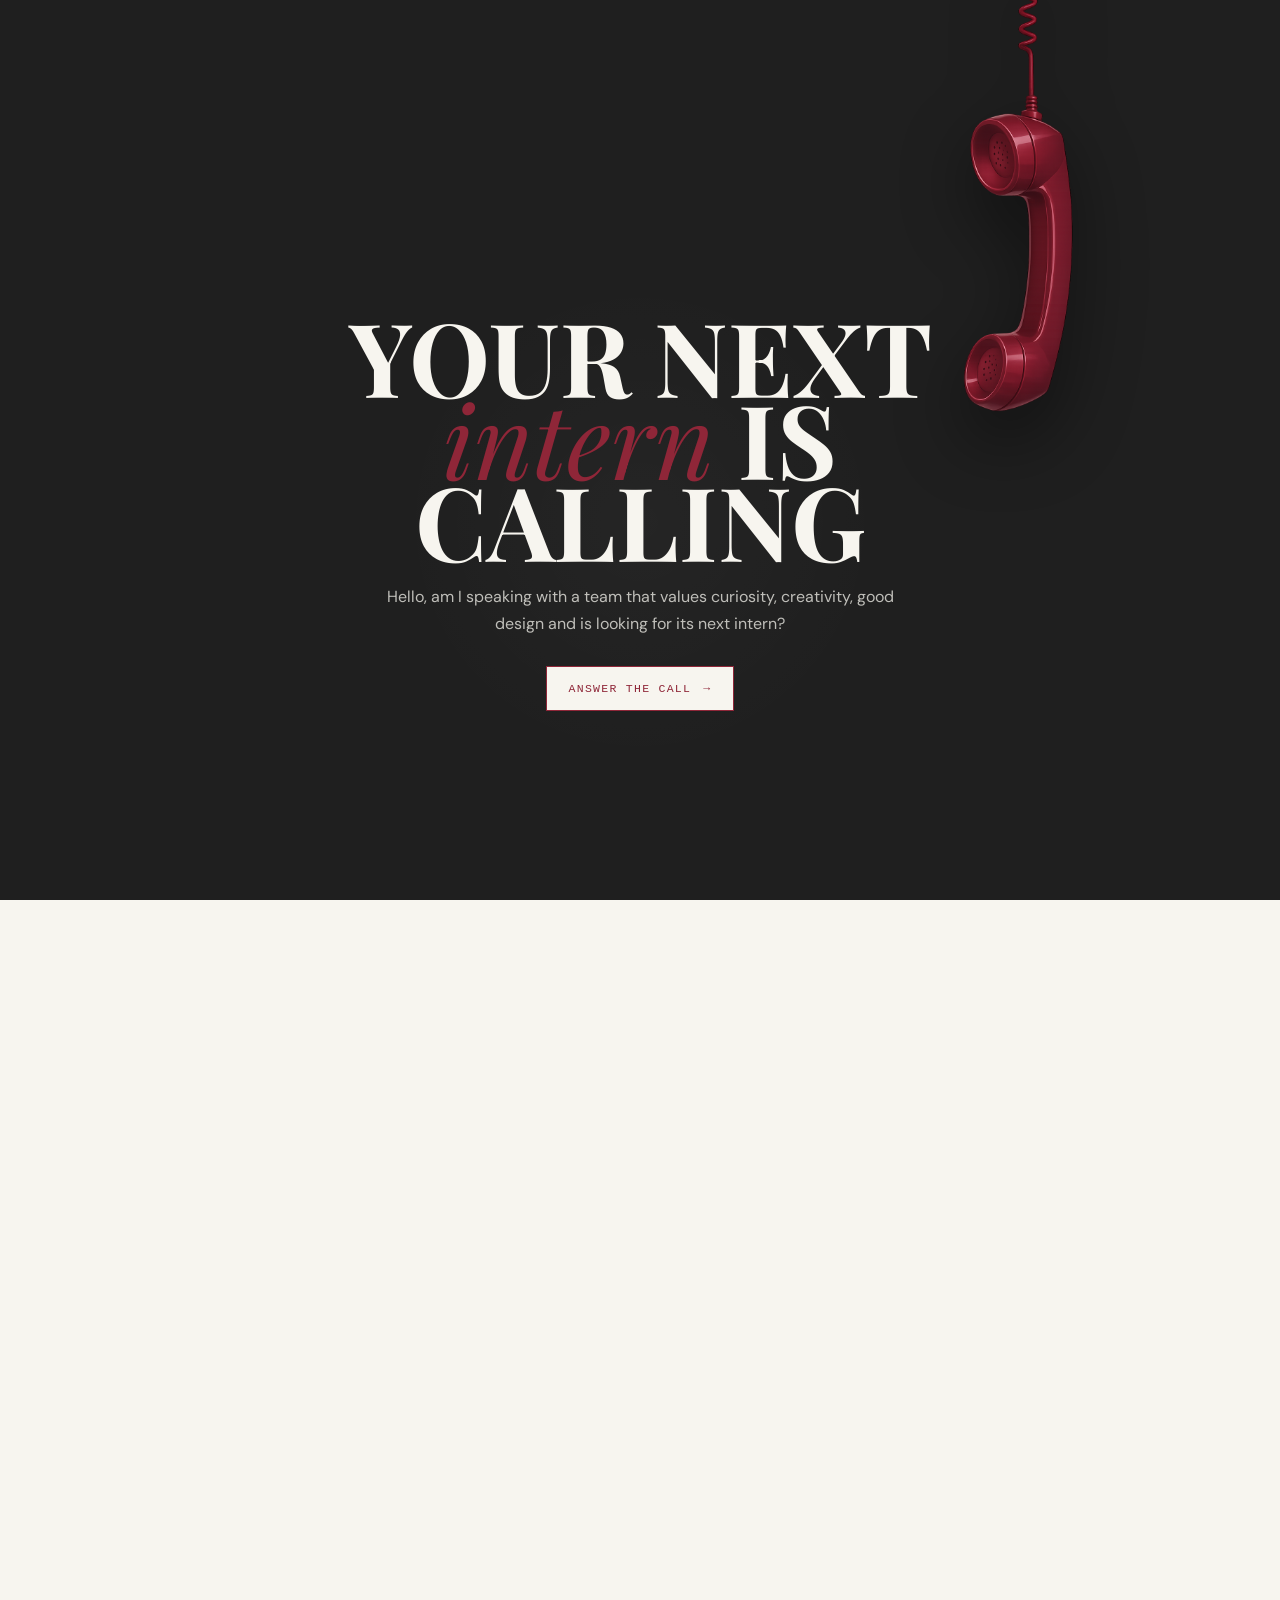
<file: index.html>
<!doctype html>
<html lang="en">
  <head>
    <meta charset="UTF-8" />
    <meta name="viewport" content="width=device-width, initial-scale=1.0" />
    <title>Floortje Rijnaars Portfolio</title>
    <link rel="preconnect" href="https://fonts.googleapis.com" />
    <link rel="preconnect" href="https://fonts.gstatic.com" crossorigin />
    <link href="https://fonts.googleapis.com/css2?family=DM+Sans:wght@400;500;700;800&family=Playfair+Display:ital,wght@0,400;0,700;1,400;1,700&display=swap" rel="stylesheet" />
    <link rel="stylesheet" href="css/style.css" />
  </head>
  <body>
    <div class="intro" id="intro" aria-label="Opening call">
      <div class="intro__phone-wrap">
        <img class="intro__phone" src="assets/images/hero/phone-intro.png" alt="" />
        <span class="ring ring--one"></span>
        <span class="ring ring--two"></span>
        <span class="ring ring--three"></span>
      </div>
      <div class="intro__copy">
        <h1>Your next <em>intern</em> is calling</h1>
        <p>Hello, am I speaking with a team that values curiosity, creativity, good design and is looking for its next intern?</p>
        <button class="intro__button" type="button" id="answerCall">Answer the call <span>&rarr;</span></button>
      </div>
      <div class="connection" aria-hidden="true">Connection established</div>
    </div>

    <div class="site-shell" id="siteShell">
      <header class="nav">
        <a class="nav__brand" href="#home" aria-label="Floortje Rijnaars home">
          <img src="assets/logo/logo.svg" alt="Floortje Rijnaars" />
        </a>
        <nav class="nav__links" aria-label="Primary navigation">
          <a href="#work">Selected work</a>
          <a href="#about">About</a>
          <a href="#beyond">Beyond the portfolio</a>
          <a href="#contact">Contact</a>
        </nav>
      </header>

      <main>
        <section class="hero section-light" id="home">
          <div class="hero__text reveal">
            <h2>Your<br />next<br /><em>intern</em><br />is calling.</h2>
            <div class="hero__actions">
              <a class="button button--dark" href="#work">View projects</a>
              <a class="text-link" href="#about">About Me &darr;</a>
            </div>
          </div>
          <div class="hero__media reveal">
            <div class="portrait-card" tabindex="0">
              <div class="portrait-card__inner">
                <img class="portrait-card__side" src="assets/images/hero/portrait-front.jpg" alt="Floortje Rijnaars holding a red phone" />
                <img class="portrait-card__side portrait-card__side--back" src="assets/images/hero/portrait-front.jpg" alt="Floortje Rijnaars portrait alternate" />
              </div>
            </div>
            <article class="incoming-card">
              <div class="incoming-card__status">&#9742; Incoming call... <span></span></div>
              <p>Hello, am I speaking with a team that values curiosity, creativity, good design and is looking for its next intern?</p>
              <p>If so, my name is Floortje, and I'd love to continue the conversation.</p>
              <div class="incoming-card__meta">
                <div><small>CMD student</small><strong>1st year</strong></div>
                <div><small>Available</small><strong>Sept 2027</strong></div>
                <div><small>School</small><strong>THUAS</strong></div>
              </div>
            </article>
          </div>
        </section>

        <section class="work section-dark" id="work">
          <div class="section-heading section-heading--dark reveal">
            <p class="section-number">&sect;02</p>
            <h2>Selected work</h2>
            <p>A selection of projects that reflect how I think, create and solve problems through design.</p>
          </div>
          <div class="carousel-wrap reveal">
            <button class="carousel-arrow carousel-arrow--prev" type="button" aria-label="Previous project">&larr;</button>
            <div class="project-carousel" id="projectCarousel">
              <a class="project-card" href="pages/project-davids.html" aria-label="Open Davids Hoveniersbedrijf project">
                <div class="project-card__media">
                  <img src="assets/images/projects/davids/project-davids.jpg" alt="Davids Hoveniersbedrijf website preview" />
                  <span class="project-card__number">01</span>
                </div>
                <div class="project-card__body">
                  <div class="project-card__time">11:30 AM <span>✓✓</span></div>
                  <h3>Davids Hoveniersbedrijf</h3>
                  <div class="tags"><span>UX Design</span><span>Branding</span><span>Web Design</span></div>
                  <p>A professional website designed to showcase craftsmanship, build trust and help potential clients easily explore gardening services.</p>
                  <span class="project-card__link">Take a look <span></span></span>
                </div>
              </a>
              <a class="project-card" href="pages/project-choukoud.html" aria-label="Open Choukoud Gym project">
                <div class="project-card__media">
                  <img src="assets/images/projects/choukoud/project-choukoud.jpg" alt="Choukoud Gym website preview" />
                  <span class="project-card__number">02</span>
                </div>
                <div class="project-card__body">
                  <div class="project-card__time">11:30 AM <span>✓✓</span></div>
                  <h3>Choukoud Gym</h3>
                  <div class="tags"><span>UI/UX Design</span><span>Website Redesign</span></div>
                  <p>A complete redesign for a local kickboxing gym focused on improving accessibility, trust and member conversion through a clear user journey and modern visual identity.</p>
                  <span class="project-card__link">Take a look <span></span></span>
                </div>
              </a>
              <a class="project-card" href="pages/project-lifeline.html" aria-label="Open LifeLine project">
                <div class="project-card__media">
                  <img src="assets/images/projects/lifeline/project-lifelines.jpg" alt="LifeLine game preview" />
                  <span class="project-card__number">03</span>
                </div>
                <div class="project-card__body">
                  <div class="project-card__time">11:30 AM <span>✓✓</span></div>
                  <h3>LifeLine</h3>
                  <div class="tags"><span>UX Design</span><span>Game Design</span></div>
                  <p>A hybrid board game that combines physical gameplay and digital interaction to build empathy between influencers and anti-influencers.</p>
                  <span class="project-card__link">Take a look <span></span></span>
                </div>
              </a>
            </div>
            <button class="carousel-arrow carousel-arrow--next" type="button" aria-label="Next project">&rarr;</button>
          </div>
        </section>

        <section class="about section-light" id="about">
          <div class="phone-profile reveal">
            <div class="phone-profile__speaker"></div>
            <img src="assets/images/about/about-photo2.jpg" alt="Floortje Rijnaars" />
            <h3>Floortje Rijnaars</h3>
            <dl>
              <dt>Role:</dt><dd>CMD student</dd>
              <dt>School:</dt><dd>The Hague University of Applied Sciences</dd>
              <dt>Status:</dt><dd>Available for internship</dd>
              <dt>Availability:</dt><dd> From September 2027</dd>
            </dl>
          </div>
          <div class="about__copy reveal">
            <p class="section-number">&sect;03</p>
            <h2>The person<br />behind the<br /><em>call</em> <span>.</span></h2>
            <p>I'm a CMD student driven by curiosity, creativity and a passion for meaningful design. I enjoy exploring ideas, asking questions and transforming insights into visual experiences that communicate clearly and leave a lasting impression.</p>
            <p>For me design is more than creating something that looks good, it's about creating something that connects.</p>
            <p> Outside of design, I enjoy travelling, discovering new places and finding inspiration in everyday experiences. I am someone who likes to stay curious, meet new people and continuously challenge myself to learn and grow, both personally and professionally.</p>
            <p>My core values are clarity, personality, growth and curiosity. These values influence the way I approach design challenges, collaborate with others and continue developing as a designer.</p>
          </div>
        </section>

        <section class="beyond section-light" id="beyond">
          <div class="section-heading reveal">
            <p class="section-number">&sect;04</p>
            <h2>Beyond The<br /><em>Portfolio</em></h2>
            <p>Beyond projects and pixels, discover the mindset, tools and qualities that shape the way I design.</p>
          </div>
          <div class="poll-grid reveal">
            <article class="poll-card">
              <div class="poll-card__top"><span>&star;</span><strong>Skills</strong><small>10:30 ✓✓</small></div>
              <h3>What I do best?</h3>
              <div class="poll-row" data-value="89"><span>UX Research</span><b>89%</b><i></i></div>
              <div class="poll-row" data-value="86"><span>Interface Design</span><b>86%</b><i></i></div>
              <div class="poll-row" data-value="92"><span>Visual Storytelling</span><b>92%</b><i></i></div>
              <div class="poll-row" data-value="84"><span>Prototyping</span><b>84%</b><i></i></div>
              <div class="poll-row" data-value="88"><span>Editorial Design</span><b>88%</b><i></i></div>
            </article>
            <article class="poll-card">
              <div class="poll-card__top"><span>&#8984;</span><strong>Tools</strong><small>10:30 ✓✓</small></div>
              <h3>My daily toolkit?</h3>
              <div class="poll-row" data-value="95"><span>Figma</span><b>95%</b><i></i></div>
              <div class="poll-row" data-value="88"><span>Canva</span><b>88%</b><i></i></div>
              <div class="poll-row" data-value="82"><span>Visual Studio Code</span><b>82%</b><i></i></div>
              <div class="poll-row" data-value="75"><span>Adobe Photoshop</span><b>75%</b><i></i></div>
              <div class="poll-row" data-value="68"><span>Adobe Illustrator</span><b>68%</b><i></i></div>
            </article>
            <article class="poll-card">
              <div class="poll-card__top"><span>&hearts;</span><strong>Traits</strong><small>10:30 ✓✓</small></div>
              <h3>How I work?</h3>
              <div class="poll-row" data-value="96"><span>Curious</span><b>96%</b><i></i></div>
              <div class="poll-row" data-value="91"><span>Creative</span><b>91%</b><i></i></div>
              <div class="poll-row" data-value="84"><span>Analytical</span><b>84%</b><i></i></div>
              <div class="poll-row" data-value="87"><span>Detail-Oriented</span><b>87%</b><i></i></div>
              <div class="poll-row" data-value="82"><span>Empathetic</span><b>82%</b><i></i></div>
            </article>
          </div>
        </section>

        <section class="contact section-dark" id="contact">
          <div class="contact__copy reveal">
            <p class="section-number">&sect;05</p>
            <h2>Pick up<br /><em>the call.</em></h2>
            <p>Looking for an intern who is curious, creative and eager to learn?</p>
            <p>Let's continue the conversation.</p>
            <a class="button button--outline" href="mailto:Frijnaars@gmail.com">&#9742; Contact me</a>
          </div>
          <address class="contact-list reveal">
            <div><span>E-mail</span><a href="mailto:Frijnaars@gmail.com">Frijnaars@gmail.com</a></div>
            <div><span>LinkedIn</span><a href="#">Floortje Rijnaars</a></div>
            <div><span>Phone number</span><a href="tel:+31633100088">(+31) 6 331 00 088</a></div>
          </address>
          <img class="contact__phone" src="assets/images/hero/phone-intro.png" alt="" />
        </section>
      </main>
    </div>

    <script src="js/script.js"></script>
  </body>
</html>
</file>
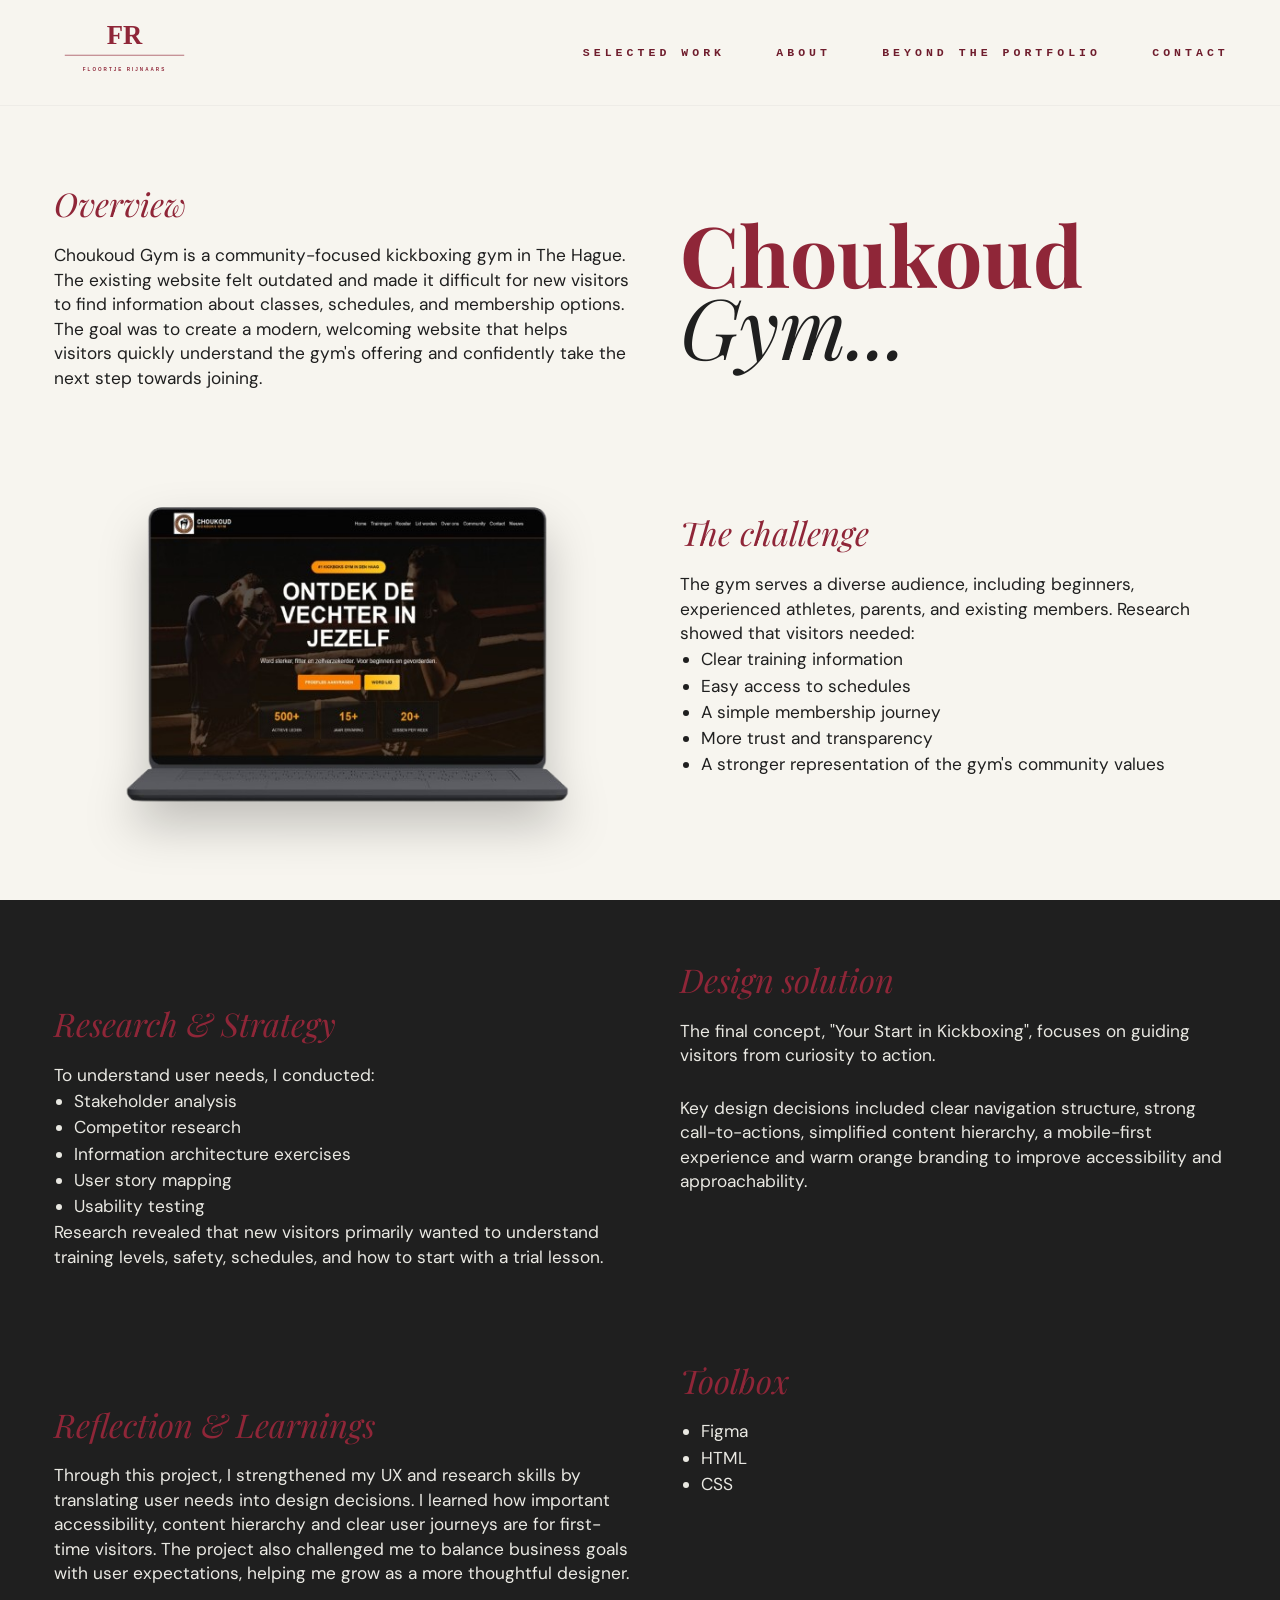
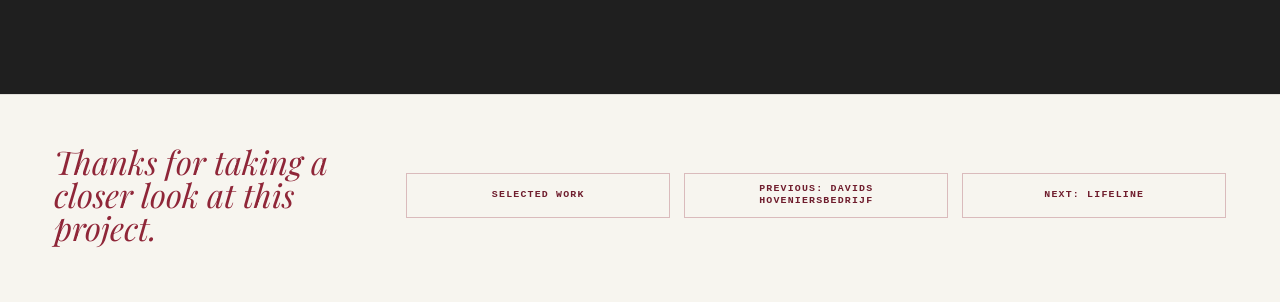
<file: pages/project-choukoud.html>
<!doctype html>
<html lang="en">
  <head>
    <meta charset="UTF-8" />
    <meta name="viewport" content="width=device-width, initial-scale=1.0" />
    <title>Choukoud Gym | Floortje Rijnaars</title>
    <link rel="preconnect" href="https://fonts.googleapis.com" />
    <link rel="preconnect" href="https://fonts.gstatic.com" crossorigin />
    <link href="https://fonts.googleapis.com/css2?family=DM+Sans:wght@400;500;700;800&family=Playfair+Display:ital,wght@0,400;0,700;1,400;1,700&display=swap" rel="stylesheet" />
    <link rel="stylesheet" href="../css/style.css" />
  </head>
  <body class="project-page">
    <header class="nav nav--solid">
      <a class="nav__brand" href="../index.html#work"><img src="../assets/logo/logo.svg" alt="Floortje Rijnaars" /></a>
      <nav class="nav__links" aria-label="Project navigation">
        <a href="../index.html#work">Selected work</a>
        <a href="../index.html#about">About</a>
        <a href="../index.html#beyond">Beyond the portfolio</a>
        <a href="../index.html#contact">Contact</a>
      </nav>
    </header>

    <main class="case-study">
      <section class="case-hero">
        <div class="case-copy">
          <h2 class="case-kicker">Overview</h2>
          <p>Choukoud Gym is a community-focused kickboxing gym in The Hague. The existing website felt outdated and made it difficult for new visitors to find information about classes, schedules, and membership options. The goal was to create a modern, welcoming website that helps visitors quickly understand the gym's offering and confidently take the next step towards joining.</p>
        </div>
        <div class="case-copy">
          <h1 class="case-title">Choukoud<br /><em>Gym...</em></h1>
        </div>
        <div class="case-visual case-visual--choukoud">
          <img class="case-device case-device--overlap" src="../assets/images/projects/choukoud/case-choukoud-overview-2.png" alt="Choukoud Gym desktop website presentation" />
        </div>
        <div class="case-copy">
          <h2>The challenge</h2>
          <p>The gym serves a diverse audience, including beginners, experienced athletes, parents, and existing members. Research showed that visitors needed:</p>
          <ul class="case-list">
            <li>Clear training information</li>
            <li>Easy access to schedules</li>
            <li>A simple membership journey</li>
            <li>More trust and transparency</li>
            <li>A stronger representation of the gym's community values</li>
          </ul>
        </div>
      </section>

      <section class="case-section case-section--dark">
        <div class="case-copy">
          <h2>Research &amp; Strategy</h2>
          <p>To understand user needs, I conducted:</p>
          <ul class="case-list">
            <li>Stakeholder analysis</li>
            <li>Competitor research</li>
            <li>Information architecture exercises</li>
            <li>User story mapping</li>
            <li>Usability testing</li>
          </ul>
          <p>Research revealed that new visitors primarily wanted to understand training levels, safety, schedules, and how to start with a trial lesson.</p>
        </div>
        <div class="case-copy case-copy--solution">
          <h2>Design solution</h2>
          <p>The final concept, "Your Start in Kickboxing", focuses on guiding visitors from curiosity to action.</p>
          <p>Key design decisions included clear navigation structure, strong call-to-actions, simplified content hierarchy, a mobile-first experience and warm orange branding to improve accessibility and approachability.</p>
        </div>
        <div class="case-copy">
          <h2>Reflection &amp; Learnings</h2>
          <p>Through this project, I strengthened my UX and research skills by translating user needs into design decisions. I learned how important accessibility, content hierarchy and clear user journeys are for first-time visitors. The project also challenged me to balance business goals with user expectations, helping me grow as a more thoughtful designer.</p>
        </div>
        <div class="case-copy case-copy--toolbox">
          <h2>Toolbox</h2>
          <ul class="case-list">
            <li>Figma</li>
            <li>HTML</li>
            <li>CSS</li>
          </ul>
        </div>
      </section>

      <section class="case-ending">
        <p>Thanks for taking a closer look at this project.</p>
        <div class="case-ending__links">
          <a href="../index.html#work">Selected work</a>
          <a href="project-davids.html">Previous: Davids Hoveniersbedrijf</a>
          <a href="project-lifeline.html">Next: LifeLine</a>
        </div>
      </section>
    </main>
    <script src="../js/script.js"></script>
  </body>
</html>
</file>
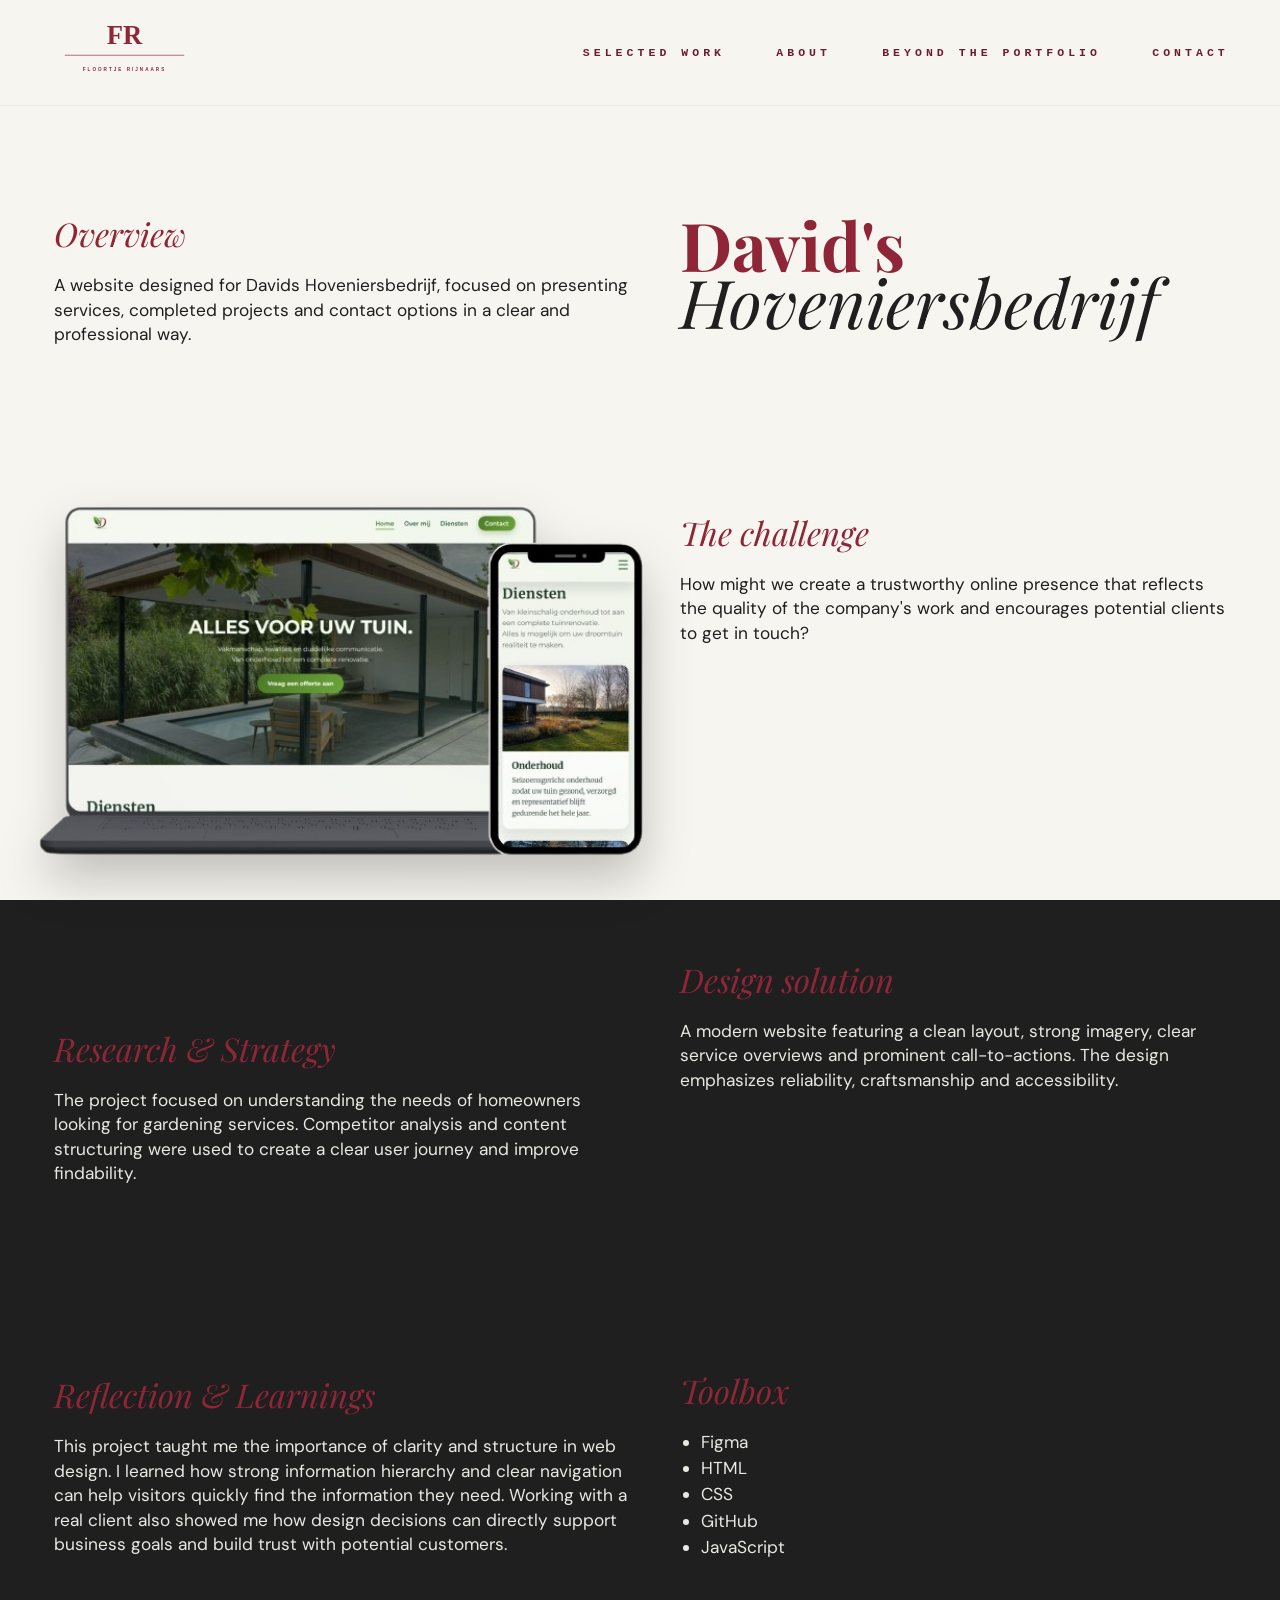
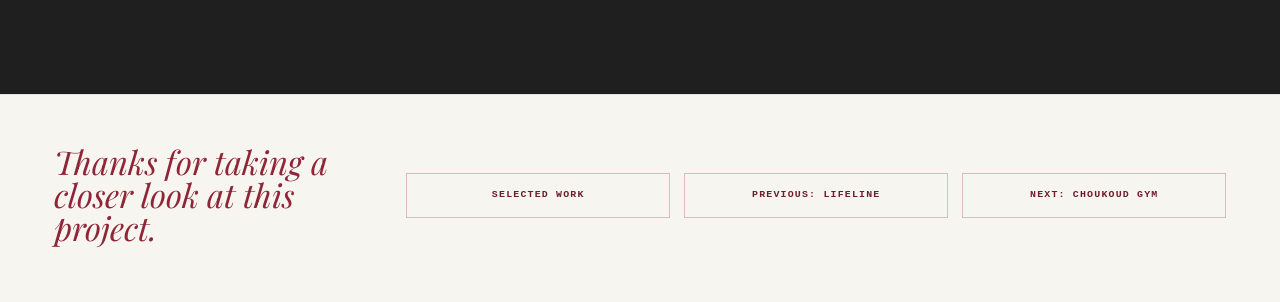
<file: pages/project-davids.html>
<!doctype html>
<html lang="en">
  <head>
    <meta charset="UTF-8" />
    <meta name="viewport" content="width=device-width, initial-scale=1.0" />
    <title>Davids Hoveniersbedrijf | Floortje Rijnaars</title>
    <link rel="preconnect" href="https://fonts.googleapis.com" />
    <link rel="preconnect" href="https://fonts.gstatic.com" crossorigin />
    <link href="https://fonts.googleapis.com/css2?family=DM+Sans:wght@400;500;700;800&family=Playfair+Display:ital,wght@0,400;0,700;1,400;1,700&display=swap" rel="stylesheet" />
    <link rel="stylesheet" href="../css/style.css" />
  </head>
  <body class="project-page">
    <header class="nav nav--solid">
      <a class="nav__brand" href="../index.html#work"><img src="../assets/logo/logo.svg" alt="Floortje Rijnaars" /></a>
      <nav class="nav__links" aria-label="Project navigation">
        <a href="../index.html#work">Selected work</a>
        <a href="../index.html#about">About</a>
        <a href="../index.html#beyond">Beyond the portfolio</a>
        <a href="../index.html#contact">Contact</a>
      </nav>
    </header>

    <main class="case-study">
      <section class="case-hero case-hero--davids">
        <div class="case-copy">
          <h2 class="case-kicker">Overview</h2>
          <p>A website designed for Davids Hoveniersbedrijf, focused on presenting services, completed projects and contact options in a clear and professional way.</p>
        </div>
        <div class="case-copy">
          <h1 class="case-title">David's<br /><em>Hoveniersbedrijf</em></h1>
        </div>
        <div class="case-visual case-visual--davids">
          <img class="case-device case-device--overlap" src="../assets/images/projects/davids/case-davids-overview-2.png" alt="Davids Hoveniersbedrijf desktop and mobile website presentation" />
        </div>
        <div class="case-copy">
          <h2>The challenge</h2>
          <p>How might we create a trustworthy online presence that reflects the quality of the company's work and encourages potential clients to get in touch?</p>
        </div>
      </section>

      <section class="case-section case-section--dark">
        <div class="case-copy">
          <h2>Research &amp; Strategy</h2>
          <p>The project focused on understanding the needs of homeowners looking for gardening services. Competitor analysis and content structuring were used to create a clear user journey and improve findability.</p>
        </div>
        <div class="case-copy case-copy--solution">
          <h2>Design solution</h2>
          <p>A modern website featuring a clean layout, strong imagery, clear service overviews and prominent call-to-actions. The design emphasizes reliability, craftsmanship and accessibility.</p>
        </div>
        <div class="case-copy">
          <h2>Reflection &amp; Learnings</h2>
          <p>This project taught me the importance of clarity and structure in web design. I learned how strong information hierarchy and clear navigation can help visitors quickly find the information they need. Working with a real client also showed me how design decisions can directly support business goals and build trust with potential customers.</p>
        </div>
        <div class="case-copy">
          <h2>Toolbox</h2>
          <ul class="case-list">
            <li>Figma</li>
            <li>HTML</li>
            <li>CSS</li>
            <li>GitHub</li>
            <li>JavaScript</li>
          </ul>
        </div>
      </section>

      <section class="case-ending">
        <p>Thanks for taking a closer look at this project.</p>
        <div class="case-ending__links">
          <a href="../index.html#work">Selected work</a>
          <a href="project-lifeline.html">Previous: LifeLine</a>
          <a href="project-choukoud.html">Next: Choukoud Gym</a>
        </div>
      </section>
    </main>
    <script src="../js/script.js"></script>
  </body>
</html>
</file>
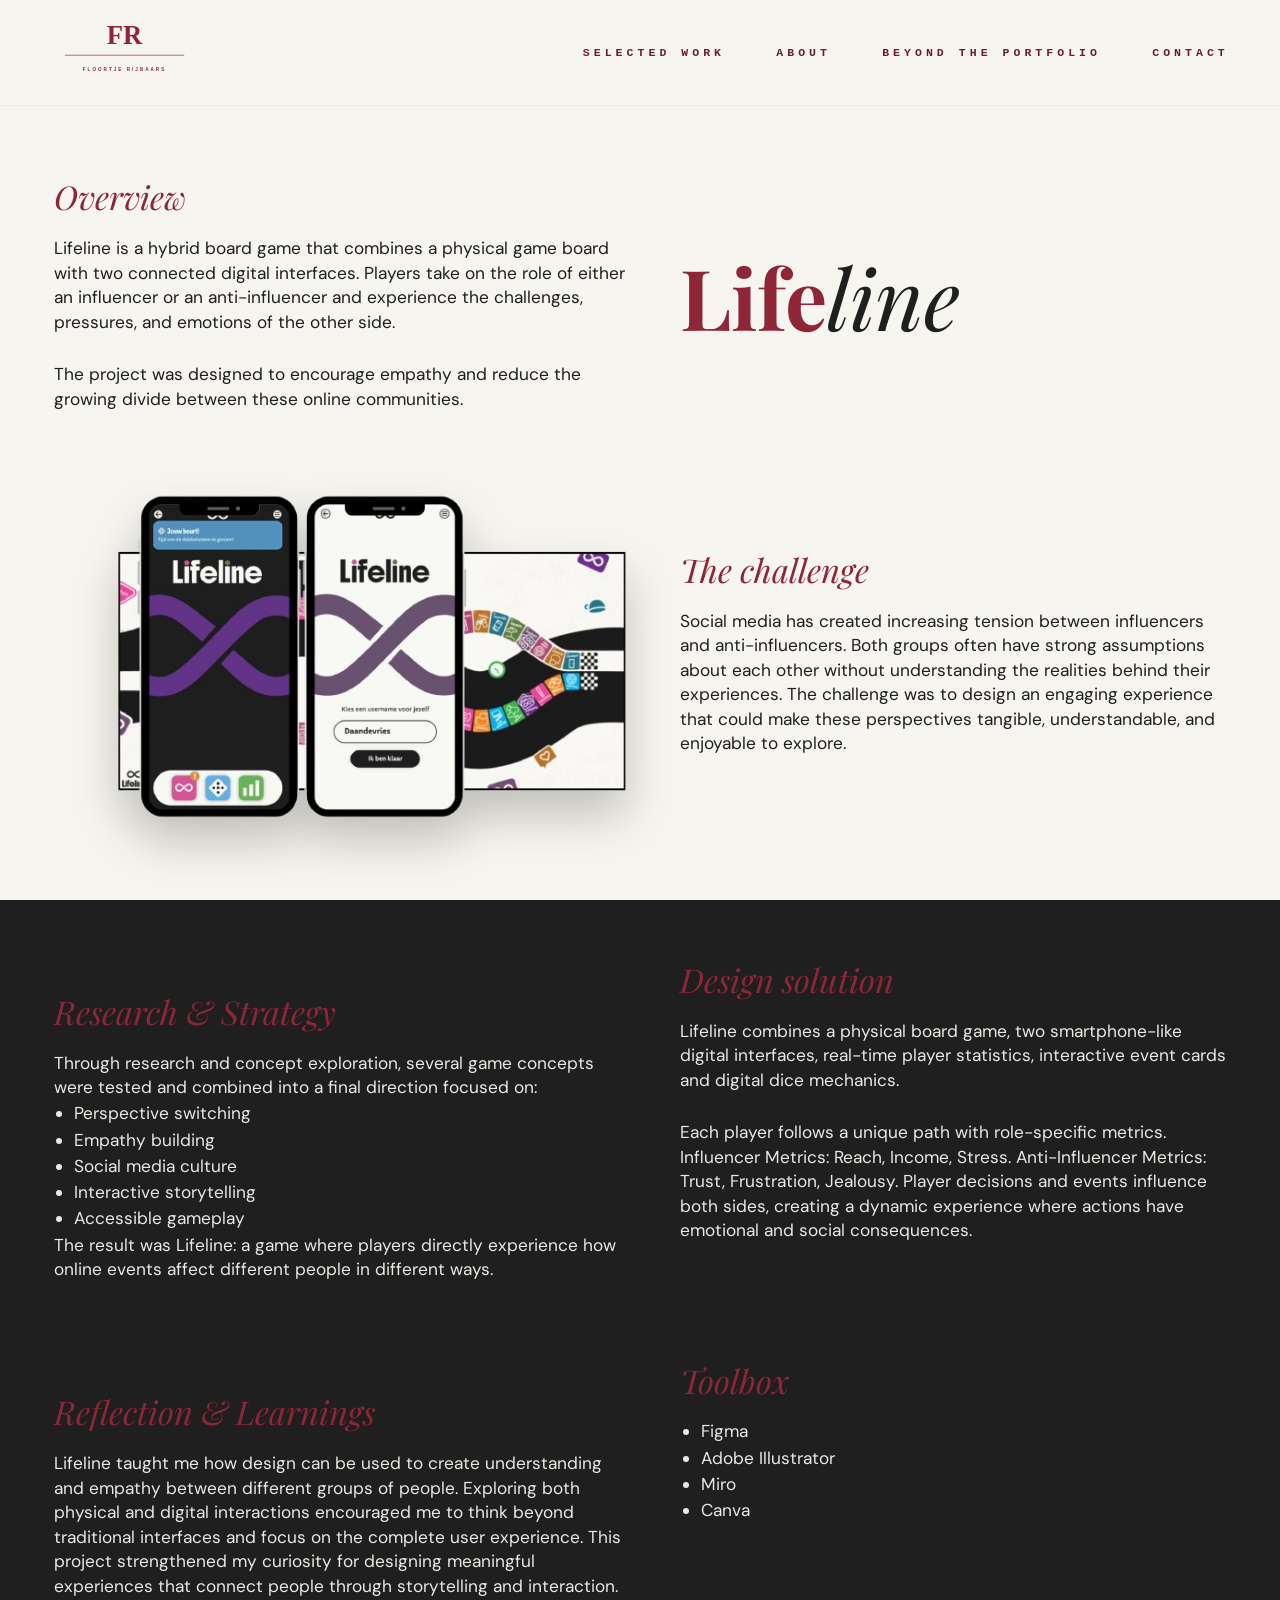
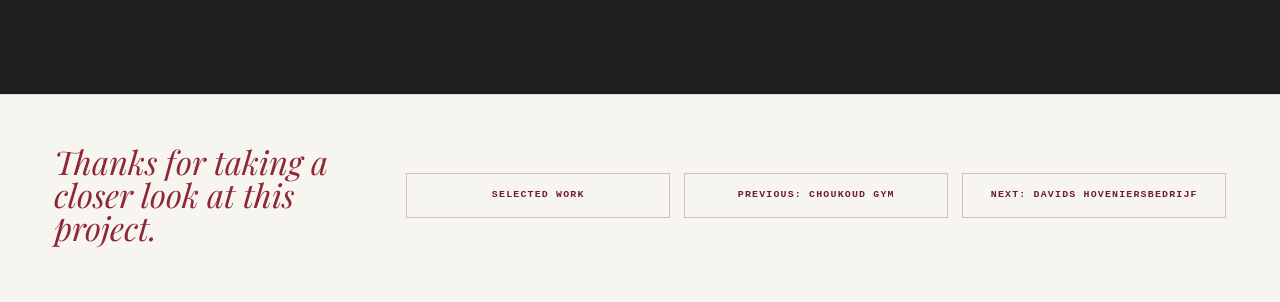
<file: pages/project-lifeline.html>
<!doctype html>
<html lang="en">
  <head>
    <meta charset="UTF-8" />
    <meta name="viewport" content="width=device-width, initial-scale=1.0" />
    <title>LifeLine | Floortje Rijnaars</title>
    <link rel="preconnect" href="https://fonts.googleapis.com" />
    <link rel="preconnect" href="https://fonts.gstatic.com" crossorigin />
    <link href="https://fonts.googleapis.com/css2?family=DM+Sans:wght@400;500;700;800&family=Playfair+Display:ital,wght@0,400;0,700;1,400;1,700&display=swap" rel="stylesheet" />
    <link rel="stylesheet" href="../css/style.css" />
  </head>
  <body class="project-page">
    <header class="nav nav--solid">
      <a class="nav__brand" href="../index.html#work"><img src="../assets/logo/logo.svg" alt="Floortje Rijnaars" /></a>
      <nav class="nav__links" aria-label="Project navigation">
        <a href="../index.html#work">Selected work</a>
        <a href="../index.html#about">About</a>
        <a href="../index.html#beyond">Beyond the portfolio</a>
        <a href="../index.html#contact">Contact</a>
      </nav>
    </header>

    <main class="case-study">
      <section class="case-hero">
        <div class="case-copy">
          <h2 class="case-kicker">Overview</h2>
          <p>Lifeline is a hybrid board game that combines a physical game board with two connected digital interfaces. Players take on the role of either an influencer or an anti-influencer and experience the challenges, pressures, and emotions of the other side.</p>
          <p>The project was designed to encourage empathy and reduce the growing divide between these online communities.</p>
        </div>
        <div class="case-copy">
          <h1 class="case-title">Life<em>line</em></h1>
        </div>
        <div class="case-visual case-visual--lifeline">
          <img class="case-device case-device--overlap" src="../assets/images/projects/lifeline/case-lifeline-overview-2.png" alt="Lifeline mobile screens and board game presentation" />
        </div>
        <div class="case-copy">
          <h2>The challenge</h2>
          <p>Social media has created increasing tension between influencers and anti-influencers. Both groups often have strong assumptions about each other without understanding the realities behind their experiences. The challenge was to design an engaging experience that could make these perspectives tangible, understandable, and enjoyable to explore.</p>
        </div>
      </section>

      <section class="case-section case-section--dark">
        <div class="case-copy">
          <h2>Research &amp; Strategy</h2>
          <p>Through research and concept exploration, several game concepts were tested and combined into a final direction focused on:</p>
          <ul class="case-list">
            <li>Perspective switching</li>
            <li>Empathy building</li>
            <li>Social media culture</li>
            <li>Interactive storytelling</li>
            <li>Accessible gameplay</li>
          </ul>
          <p>The result was Lifeline: a game where players directly experience how online events affect different people in different ways.</p>
        </div>
        <div class="case-copy case-copy--solution">
          <h2>Design solution</h2>
          <p>Lifeline combines a physical board game, two smartphone-like digital interfaces, real-time player statistics, interactive event cards and digital dice mechanics.</p>
          <p>Each player follows a unique path with role-specific metrics. Influencer Metrics: Reach, Income, Stress. Anti-Influencer Metrics: Trust, Frustration, Jealousy. Player decisions and events influence both sides, creating a dynamic experience where actions have emotional and social consequences.</p>
        </div>
        <div class="case-copy">
          <h2>Reflection &amp; Learnings</h2>
          <p>Lifeline taught me how design can be used to create understanding and empathy between different groups of people. Exploring both physical and digital interactions encouraged me to think beyond traditional interfaces and focus on the complete user experience. This project strengthened my curiosity for designing meaningful experiences that connect people through storytelling and interaction.</p>
        </div>
        <div class="case-copy case-copy--toolbox">
          <h2>Toolbox</h2>
          <ul class="case-list">
            <li>Figma</li>
            <li>Adobe Illustrator</li>
            <li>Miro</li>
            <li>Canva</li>
          </ul>
        </div>
      </section>

      <section class="case-ending">
        <p>Thanks for taking a closer look at this project.</p>
        <div class="case-ending__links">
          <a href="../index.html#work">Selected work</a>
          <a href="project-choukoud.html">Previous: Choukoud Gym</a>
          <a href="project-davids.html">Next: Davids Hoveniersbedrijf</a>
        </div>
      </section>
    </main>
    <script src="../js/script.js"></script>
  </body>
</html>
</file>
<file: css/style.css>
:root {
  --off-white: #f7f5ef;
  --warm-beige: #eadfce;
  --suede: #d1aa9f;
  --bordeaux: #8f2638;
  --bordeaux-dark: #6f1d2d;
  --charcoal: #1f1f1f;
  --muted: #8f8a82;
  --line: rgba(31, 31, 31, 0.12);
  --serif: "Playfair Display", Georgia, "Times New Roman", serif;
  --sans: "DM Sans", Inter, Arial, sans-serif;
  --mono: "Courier New", monospace;
}

@property --progress {
  syntax: "<percentage>";
  inherits: false;
  initial-value: 0%;
}

* { box-sizing: border-box; }
html { scroll-behavior: smooth; }
body {
  margin: 0;
  background: var(--off-white);
  color: var(--charcoal);
  font-family: var(--sans);
  overflow-x: hidden;
}

a { color: inherit; text-decoration: none; }
img { display: block; max-width: 100%; }
button { font: inherit; }

.intro {
  position: fixed;
  inset: 0;
  z-index: 100;
  display: grid;
  place-items: center;
  overflow: hidden;
  background: #1f1f1f;
  color: var(--off-white);
  transition: transform 1.2s cubic-bezier(.76, 0, .24, 1), opacity .8s ease;
}

.intro::before {
  content: "";
  position: absolute;
  inset: 30% 25% 14%;
  background: radial-gradient(circle, rgba(255,255,255,.06), transparent 60%);
  opacity: .45;
}

.intro__phone-wrap {
  position: absolute;
  top: -7vh;
  right: 8vw;
  width: min(28vw, 420px);
  transform-origin: 50% 0;
  animation: swing 5.4s ease-in-out infinite;
}

.intro__phone {
  width: 100%;
  filter: drop-shadow(0 30px 35px rgba(0,0,0,.45));
}

.ring {
  position: absolute;
  top: 46%;
  left: 20%;
  width: 86px;
  aspect-ratio: 1;
  border: 1px solid var(--bordeaux);
  border-radius: 50%;
  opacity: 0;
  transform: scale(.3);
}

.intro.connecting .ring { animation: signal 1.15s ease-out infinite; }
.intro.connecting .ring--two { animation-delay: .18s; }
.intro.connecting .ring--three { animation-delay: .36s; }

.intro__copy {
  position: relative;
  width: min(860px, 90vw);
  text-align: center;
  transform: translateY(7vh);
}

.intro__copy h1 {
  margin: 0 auto 22px;
  max-width: 780px;
  font-family: var(--serif);
  font-size: clamp(4.2rem, 8vw, 8.7rem);
  line-height: .8;
  text-transform: uppercase;
  text-wrap: balance;
}

.intro__copy em,
.hero em,
.about em,
.beyond em,
.contact em,
.section-heading em {
  color: var(--bordeaux);
  font-style: italic;
  font-weight: 400;
  text-transform: none;
}

.intro__copy p {
  max-width: 540px;
  margin: 0 auto 28px;
  color: rgba(247,245,239,.74);
  font-size: 1rem;
  line-height: 1.7;
}

.intro__button,
.button {
  display: inline-flex;
  align-items: center;
  justify-content: center;
  gap: 12px;
  min-height: 56px;
  padding: 0 28px;
  border: 1px solid currentColor;
  cursor: pointer;
  font-family: var(--mono);
  font-size: .9rem;
  letter-spacing: .11em;
  text-transform: uppercase;
  transition: transform .25s ease, background .25s ease, color .25s ease, box-shadow .25s ease;
}

.intro__button {
  background: var(--off-white);
  color: var(--bordeaux);
}

.intro__button:hover,
.button:hover { transform: translateY(-2px); }

.connection {
  position: absolute;
  bottom: 9vh;
  font-family: var(--mono);
  letter-spacing: .24em;
  text-transform: uppercase;
  color: rgba(247,245,239,.45);
  opacity: 0;
  transform: translateY(16px);
}

.intro.connecting .intro__phone-wrap {
  animation-play-state: paused;
  transform: scale(1.08) rotate(0deg);
  transition: transform .7s cubic-bezier(.2, .8, .2, 1);
}

.intro.connecting .connection {
  opacity: 1;
  transform: translateY(0);
  transition: .55s ease .35s;
}

.intro.is-open {
  pointer-events: none;
  opacity: 0;
  transform: scale(1.18);
}

.site-shell {
  opacity: 0;
  transform: scale(.975);
  transition: opacity .7s ease, transform 1s cubic-bezier(.2, .8, .2, 1);
}

body.connected .site-shell {
  opacity: 1;
  transform: scale(1);
}

.nav {
  position: sticky;
  top: 0;
  z-index: 50;
  height: 132px;
  display: grid;
  grid-template-columns: 320px 1fr;
  align-items: center;
  padding: 0 4vw;
  background: rgba(247,245,239,.9);
  backdrop-filter: blur(18px);
  border-bottom: 1px solid rgba(31,31,31,.04);
}

.nav--solid { background: var(--off-white); }
.nav__brand img { width: 184px; }
.nav__links {
  display: flex;
  justify-content: flex-end;
  gap: clamp(42px, 5vw, 88px);
  color: var(--bordeaux-dark);
  font-family: var(--mono);
  font-size: .9rem;
  font-weight: 700;
  letter-spacing: .35em;
  text-transform: uppercase;
}

.nav__links a {
  position: relative;
  padding: 10px 0;
}

.nav__links a::after {
  content: "";
  position: absolute;
  left: 0;
  right: .35em;
  bottom: 0;
  height: 1px;
  background: currentColor;
  transform: scaleX(0);
  transform-origin: left;
  transition: transform .25s ease;
}

.nav__links a:hover::after,
.nav__links a.active::after { transform: scaleX(1); }

.section-light { background: var(--off-white); }
.section-dark { background: var(--charcoal); color: var(--off-white); }

.hero {
  min-height: calc(100vh - 142px);
  display: grid;
  grid-template-columns: .95fr 1fr;
  gap: 7vw;
  align-items: center;
  padding: 28px 2.2vw 34px 7.2vw;
  scroll-margin-top: 140px;
}

.hero__text h2 {
  margin: 0;
  font-family: var(--serif);
  font-size: clamp(4.9rem, 8vw, 9.5rem);
  line-height: .86;
  letter-spacing: 0;
}

.hero__actions {
  display: flex;
  align-items: center;
  gap: 20px;
  margin-top: 58px;
}

.button--dark {
  background: #050505;
  color: var(--off-white);
  border-color: #050505;
}

.button--outline {
  width: min(410px, 100%);
  color: var(--off-white);
  background: transparent;
}

.text-link {
  border-bottom: 1px solid rgba(31,31,31,.35);
  color: #6d6962;
  font-size: .9rem;
}

.hero__media {
  position: relative;
  min-height: 72vh;
  display: grid;
  align-items: center;
}

.portrait-card {
  width: min(650px, 100%);
  justify-self: center;
  perspective: 1400px;
}

.portrait-card__inner {
  position: relative;
  aspect-ratio: .74;
  border-radius: 16px;
  transform-style: preserve-3d;
  transition: transform .72s cubic-bezier(.2, .75, .2, 1);
}

.portrait-card:hover .portrait-card__inner,
.portrait-card:focus .portrait-card__inner { transform: rotateY(180deg); }

.portrait-card__side {
  position: absolute;
  inset: 0;
  width: 100%;
  height: 100%;
  object-fit: cover;
  border-radius: 16px;
  backface-visibility: hidden;
}

.portrait-card__side--back { transform: rotateY(180deg); }

.incoming-card {
  position: absolute;
  inset: 9% 7% 3%;
  display: flex;
  flex-direction: column;
  justify-content: center;
  padding: 54px 50px 28px;
  border-radius: 16px;
  background: rgba(247,245,239,.75);
  color: var(--bordeaux-dark);
  text-align: center;
  opacity: 0;
  transform: translateY(20px);
  transition: opacity .45s ease, transform .45s ease;
}

.hero__media:hover .incoming-card { opacity: 1; transform: translateY(0); }
.incoming-card__status {
  align-self: center;
  margin-bottom: 58px;
  padding: 18px 45px;
  border: 2px solid #35302b;
  background: #eadfce;
  color: #3f3432;
  font-family: var(--mono);
  font-size: 1.2rem;
  letter-spacing: .22em;
  text-transform: uppercase;
}

.incoming-card__status span {
  display: inline-block;
  width: 14px;
  height: 14px;
  margin-left: 16px;
  border-radius: 50%;
  background: var(--bordeaux);
}

.incoming-card p {
  max-width: 560px;
  margin: 0 auto 48px;
  font-size: clamp(1.6rem, 2vw, 2.55rem);
  line-height: 1.45;
}

.incoming-card__meta {
  display: grid;
  grid-template-columns: repeat(3, 1fr);
  gap: 20px;
  margin-top: auto;
  padding-top: 32px;
  border-top: 1px solid rgba(31,31,31,.14);
  color: var(--charcoal);
  text-align: left;
}

.incoming-card small,
.project-card small,
.project-hero small {
  display: block;
  font-family: var(--mono);
  font-size: .75rem;
  letter-spacing: .17em;
  text-transform: uppercase;
}

.incoming-card strong { display: block; margin-top: 14px; font-size: 1.2rem; }

.work {
  min-height: 100vh;
  padding: 104px 0 124px;
  overflow: hidden;
  scroll-margin-top: 140px;
}

.section-heading {
  display: grid;
  grid-template-columns: auto 1fr 1.05fr;
  gap: 34px;
  align-items: start;
  width: min(1510px, 86vw);
  margin: 0 auto 78px;
}

.section-heading h2,
.about__copy h2,
.contact__copy h2 {
  margin: 0;
  font-family: var(--serif);
  font-size: clamp(4rem, 6vw, 7.2rem);
  line-height: .9;
}

.section-heading > p:last-child {
  max-width: 720px;
  margin: 22px 0 0;
  font-size: clamp(1.25rem, 1.45vw, 1.8rem);
  line-height: 1.45;
}

.section-number {
  margin: .24em 0 0;
  color: var(--bordeaux);
  font-family: var(--mono);
  font-size: clamp(1.5rem, 2vw, 2.5rem);
  letter-spacing: .1em;
}

.carousel-wrap { position: relative; }
.project-carousel {
  display: flex;
  gap: 40px;
  overflow-x: auto;
  scroll-snap-type: x mandatory;
  padding: 23px calc(50vw - 380px) 62px;
  cursor: grab;
  scrollbar-width: none;
}

.project-carousel::-webkit-scrollbar { display: none; }
.project-carousel.dragging { cursor: grabbing; scroll-snap-type: none; }

.project-card {
  position: relative;
  flex: 0 0 min(735px, 68vw);
  display: grid;
  grid-template-columns: 290px 1fr;
  gap: 39px;
  min-height: 376px;
  padding: 30px 37px 37px 37px;
  border-radius: 33px;
  background: #fbfcf4;
  color: var(--charcoal);
  cursor: pointer;
  scroll-snap-align: center;
  box-shadow: 0 24px 48px rgba(0,0,0,.22);
  transition: transform .28s ease, box-shadow .28s ease;
}

.project-card::after {
  content: "";
  position: absolute;
  left: 42px;
  bottom: -61px;
  width: 91px;
  height: 91px;
  background: inherit;
  clip-path: polygon(0 0, 100% 0, 0 100%);
}

.project-card:hover {
  transform: translateY(-8px) scale(1.015);
  box-shadow: 0 42px 80px rgba(0,0,0,.38);
}

.project-card:focus-visible {
  outline: 2px solid var(--bordeaux);
  outline-offset: 8px;
}

.project-card__media {
  position: relative;
  align-self: center;
}

.project-card__media img {
  height: 290px;
  width: 100%;
  object-fit: cover;
  border-radius: 18px;
}

.project-card__body {
  position: relative;
  display: flex;
  flex-direction: column;
  justify-content: flex-start;
  padding: 50px 0 0;
}

.project-card__number {
  position: absolute;
  top: -25px;
  left: -20px;
  z-index: 2;
  width: 86px;
  height: 86px;
  display: grid;
  place-items: center;
  border-radius: 50%;
  background: var(--bordeaux);
  color: var(--off-white);
  font-family: var(--mono);
  font-size: 1.98rem;
  letter-spacing: -.08em;
  box-shadow: 0 12px 22px rgba(31,31,31,.18);
}

.project-card__time {
  position: absolute;
  top: 10px;
  right: 0;
  color: rgba(31,31,31,.56);
  font-family: var(--mono);
  font-size: .95rem;
  letter-spacing: .16em;
  text-transform: uppercase;
}

.project-card__time span {
  margin-left: 8px;
  color: var(--bordeaux);
  font-family: var(--sans);
  font-weight: 800;
  letter-spacing: -.18em;
}

.project-card h3 {
  margin: 0 0 23px;
  font-family: var(--serif);
  font-size: clamp(1.98rem, 2.25vw, 2.8rem);
  font-style: italic;
  font-weight: 400;
  line-height: .95;
}

.project-card p {
  margin: 24px 0 37px;
  max-width: 455px;
  color: #48443f;
  font-size: 1.06rem;
  line-height: 1.42;
}

.project-card__link {
  margin-top: auto;
  display: grid;
  grid-template-columns: max-content 1fr;
  gap: 33px;
  align-items: center;
  padding: 16px 10px;
  margin: 0 -10px auto;
  color: var(--bordeaux);
  font-family: var(--serif);
  font-size: 1.27rem;
  font-style: italic;
  font-weight: 400;
  cursor: pointer;
  border-radius: 8px;
  transition: color .25s ease, background-color .25s ease;
}

.project-card:hover .project-card__link,
.project-card:focus .project-card__link {
  color: var(--bordeaux-dark);
  background-color: rgba(143, 38, 56, 0.06);
  outline: none;
}

.project-card__link span {
  position: relative;
  display: block;
  height: 2px;
  background: var(--bordeaux);
}

.project-card__link span::after {
  content: "";
  position: absolute;
  right: -1px;
  top: 50%;
  width: 13px;
  height: 13px;
  border-top: 2px solid var(--bordeaux);
  border-right: 2px solid var(--bordeaux);
  transform: translateY(-50%) rotate(45deg);
}

.tags { display: flex; flex-wrap: wrap; gap: 10px; }
.tags span {
  min-width: 116px;
  padding: 10px 18px;
  border-radius: 10px;
  background: var(--bordeaux);
  color: var(--off-white);
  font-family: var(--mono);
  font-size: .95rem;
  letter-spacing: .14em;
  text-align: center;
  text-transform: uppercase;
}

.carousel-arrow {
  position: absolute;
  top: 50%;
  z-index: 2;
  width: 58px;
  height: 58px;
  border: 1px solid rgba(247,245,239,.4);
  border-radius: 50%;
  background: rgba(31,31,31,.7);
  color: var(--off-white);
  cursor: pointer;
}

.carousel-arrow--prev { left: 4vw; }
.carousel-arrow--next { right: 4vw; }

.about {
  min-height: 108vh;
  display: grid;
  grid-template-columns: .95fr 1.2fr;
  gap: 10vw;
  align-items: center;
  padding: 105px 8.5vw 54px;
  overflow: visible;
  scroll-margin-top: 140px;
}

.phone-profile {
  position: relative;
  width: min(420px, 100%);
  min-height: 820px;
  margin: 0 auto;
  padding: 90px 50px 70px;
  border: 17px solid #080808;
  border-bottom: 0;
  border-radius: 86px 86px 0 0;
  box-shadow: inset 0 0 0 4px #303030;
}


.phone-profile__speaker {
  position: absolute;
  top: 50px;
  left: 50%;
  width: 110px;
  height: 32px;
  border-radius: 999px;
  background: #2d2f30;
  transform: translateX(-50%);
}

.phone-profile img {
  width: 200px;
  aspect-ratio: 1;
  margin: 0 auto 35px;
  border-radius: 50%;
  object-fit: cover;
  filter: grayscale(1);
}

.phone-profile h3 {
  width: max-content;
  margin: 0 auto 40px;
  padding-bottom: 8px;
  border-bottom: 4px dotted var(--bordeaux);
  color: var(--bordeaux);
  font-size: 1.45rem;
  font-weight: 500;
}

.phone-profile dl { margin: 0; font-size: 1.14rem; line-height: 1.32; }
.phone-profile dt { margin-top: 28px; color: var(--bordeaux); font-weight: 800; font-style: italic; }
.phone-profile dd { margin: 6px 0 0; font-style: italic; }

.about__copy h2 span { color: var(--bordeaux); }
.about__copy > p:not(.section-number) {
  max-width: 770px;
  margin: 58px 0 0;
  font-size: clamp(1.25rem, 1.45vw, 1.7rem);
  line-height: 1.45;
}

.beyond {
  min-height: 100vh;
  padding: 112px 8.5vw 126px;
  background: linear-gradient(180deg, #f4f1ea 0%, var(--off-white) 160px);
  border-top: 1px solid rgba(143,38,56,.08);
  scroll-margin-top: 140px;
}

.beyond .section-heading {
  width: 100%;
  grid-template-columns: auto .95fr 1.3fr;
  margin-bottom: 92px;
}

.poll-grid {
  display: grid;
  grid-template-columns: repeat(3, 1fr);
  gap: 22px;
  max-width: 1540px;
  margin: 0 auto;
}

.poll-card {
  padding: 30px;
  border: 1px solid rgba(143,38,56,.16);
  border-radius: 24px;
  background: rgba(255,255,255,.32);
  box-shadow: 0 20px 45px rgba(143,38,56,.06);
}

.poll-card__top {
  display: grid;
  grid-template-columns: 56px 1fr auto;
  align-items: center;
  gap: 16px;
  color: #2f2f2f;
  font-family: var(--mono);
  letter-spacing: .08em;
  text-transform: uppercase;
}

.poll-card__top span {
  width: 56px;
  height: 56px;
  display: grid;
  place-items: center;
  border-radius: 50%;
  background: rgba(143,38,56,.08);
  color: var(--bordeaux);
  font-size: 1.8rem;
}

.poll-card__top small { color: rgba(31,31,31,.42); }
.poll-card h3 { margin: 34px 0 28px; font-size: 1.45rem; }

.poll-row {
  position: relative;
  display: grid;
  grid-template-columns: 36px 1fr auto;
  gap: 12px;
  align-items: center;
  margin: 22px 0;
  font-size: 1.16rem;
}

.poll-row::before {
  content: "";
  width: 20px;
  height: 20px;
  border: 3px solid var(--bordeaux);
  border-radius: 50%;
  box-shadow: inset 0 0 0 4px var(--off-white);
  background: var(--bordeaux);
}

.poll-row i {
  position: relative;
  grid-column: 2 / 4;
  height: 7px;
  overflow: hidden;
  border-radius: 999px;
  background: rgba(143,38,56,.14);
}

.poll-row i::before {
  content: "";
  position: absolute;
  inset: 0 auto 0 0;
  width: 0;
  border-radius: inherit;
  background: var(--bordeaux);
  transition: width 1.2s ease-out;
}

.poll-card.in-view .poll-row i::before { width: var(--value); }

.contact {
  position: relative;
  min-height: 100vh;
  display: grid;
  grid-template-columns: .9fr .9fr .75fr;
  gap: 6vw;
  align-items: center;
  padding: 96px 8.2vw;
  overflow: hidden;
  scroll-margin-top: 140px;
}

.contact__copy h2 { color: var(--off-white); }
.contact__copy p:not(.section-number) {
  max-width: 520px;
  margin: 48px 0;
  color: rgba(247,245,239,.58);
  font-size: 1.45rem;
  line-height: 1.6;
}

.contact-list {
  display: grid;
  gap: 0;
  font-style: normal;
}

.contact-list div {
  display: grid;
  grid-template-columns: 210px 1fr;
  gap: 50px;
  padding: 36px 0;
  border-bottom: 1px solid rgba(247,245,239,.1);
}

.contact-list span {
  color: rgba(247,245,239,.42);
  font-family: var(--mono);
  letter-spacing: .18em;
  text-transform: uppercase;
}

.contact-list a {
  color: rgba(247,245,239,.86);
  font-size: 1.45rem;
}

.contact__phone {
  position: absolute;
  right: -11vw;
  top: -7vh;
  height: 108vh;
  max-width: none;
  object-fit: contain;
  filter: drop-shadow(0 28px 40px rgba(0,0,0,.35));
  animation: contactFloat 7s ease-in-out infinite;
}

.reveal {
  opacity: 0;
  transform: translateY(30px);
  transition: opacity .65s ease, transform .65s ease;
}

.reveal.in-view {
  opacity: 1;
  transform: translateY(0);
}

.project-detail { padding-top: 70px; }
.project-hero {
  min-height: 78vh;
  display: grid;
  grid-template-columns: .9fr 1fr;
  gap: 7vw;
  align-items: center;
  padding: 4vw 7.5vw;
}

.project-hero img {
  width: 100%;
  aspect-ratio: 1;
  object-fit: cover;
  border-radius: 28px;
}

.project-hero h1 {
  margin: 22px 0;
  font-family: var(--serif);
  font-size: clamp(4rem, 7vw, 8rem);
  line-height: .88;
}

.project-hero p {
  max-width: 680px;
  color: var(--bordeaux);
  font-size: 1.45rem;
  line-height: 1.55;
}

.project-sections {
  display: grid;
  grid-template-columns: repeat(2, 1fr);
  gap: 1px;
  padding: 0 7.5vw 7.5vw;
}

.project-sections article {
  min-height: 260px;
  padding: 42px;
  border: 1px solid rgba(31,31,31,.1);
  background: rgba(255,255,255,.26);
}

.project-sections h2 {
  margin: 0 0 24px;
  font-family: var(--serif);
  font-size: 2.4rem;
}

.project-sections p { color: #605b54; line-height: 1.75; }

.case-study {
  background: var(--off-white);
  color: var(--charcoal);
}

.case-hero,
.case-section {
  min-height: calc(100vh - 132px);
  display: grid;
  grid-template-columns: 1fr .95fr;
  gap: 5vw;
  align-items: center;
  padding: 6.2vw 5.2vw;
}

.case-hero {
  padding-top: 4.2vw;
}

.case-section--dark {
  background: var(--charcoal);
  color: var(--off-white);
}

.case-section--dark .case-copy p,
.case-section--dark .case-list {
  color: rgba(247,245,239,.94);
}

.case-copy {
  max-width: 820px;
}

.case-copy--toolbox {
  align-self: start;
}

.case-copy--solution {
  align-self: start;
}

.case-kicker,
.case-copy h2 {
  margin: 0 0 28px;
  color: var(--bordeaux);
  font-family: var(--serif);
  font-size: clamp(2.15rem, 3.2vw, 4rem);
  font-style: italic;
  font-weight: 400;
  line-height: 1;
}

.case-title {
  margin: 0;
  color: var(--bordeaux);
  font-family: var(--serif);
  font-size: clamp(5.4rem, 8.2vw, 10.6rem);
  font-weight: 700;
  line-height: .86;
}

.case-title em {
  color: var(--charcoal);
  font-style: italic;
  font-weight: 400;
}

.case-section--dark .case-title {
  color: var(--off-white);
}

.case-copy p,
.case-list {
  margin: 0;
  font-size: clamp(1.35rem, 1.6vw, 2rem);
  line-height: 1.42;
}

.case-copy p + p {
  margin-top: 28px;
}

.case-list {
  padding-left: 1.2em;
}

.case-list li {
  margin: .1em 0;
}

.case-visual {
  position: relative;
  min-height: 440px;
  display: grid;
  align-items: end;
}

.case-visual img {
  width: 100%;
  object-fit: contain;
}

.case-device {
  filter: drop-shadow(0 24px 24px rgba(0,0,0,.22));
}

.case-device--phone {
  max-height: 72vh;
  justify-self: center;
}

.case-device--wide {
  max-height: 58vh;
  align-self: center;
}

.case-device--overlap {
  width: min(920px, 108%);
  justify-self: center;
}

.case-visual--davids {
  min-height: 620px;
  margin: -3vw -7vw -2.4vw -4.6vw;
}

.case-visual--davids .case-device--overlap {
  width: min(1380px, 138%);
}

.case-visual--choukoud,
.case-visual--lifeline {
  margin: -1vw -2vw 0 -1vw;
}

.case-ending {
  display: grid;
  grid-template-columns: 1fr auto;
  gap: 32px;
  align-items: center;
  padding: 64px 5.2vw 72px;
  border-top: 1px solid rgba(31,31,31,.1);
  background: var(--off-white);
}

.case-ending p {
  margin: 0;
  color: var(--bordeaux);
  font-family: var(--serif);
  font-size: clamp(2rem, 3.2vw, 4rem);
  font-style: italic;
  line-height: 1;
}

.case-ending__links {
  display: flex;
  flex-wrap: wrap;
  justify-content: flex-end;
  gap: 14px;
}

.case-ending__links a {
  display: inline-flex;
  align-items: center;
  justify-content: center;
  width: 330px;
  height: 56px;
  padding: 0 18px;
  border: 1px solid rgba(143,38,56,.28);
  color: var(--bordeaux-dark);
  font-family: var(--mono);
  font-size: .78rem;
  font-weight: 700;
  letter-spacing: .12em;
  line-height: 1.2;
  text-align: center;
  text-transform: uppercase;
  transition: background .25s ease, color .25s ease, transform .25s ease;
}

.case-ending__links a:hover,
.case-ending__links a:focus {
  background: var(--bordeaux);
  color: var(--off-white);
  outline: none;
  transform: translateY(-2px);
}

@media (min-width: 1121px) {
  .nav {
    height: 106px;
    grid-template-columns: 256px 1fr;
  }

  .nav__brand img {
    width: 147px;
  }

  .nav__links {
    gap: clamp(34px, 4vw, 70px);
    font-size: .72rem;
  }

  .hero {
    min-height: calc(88vh - 106px);
    grid-template-columns: .95fr 1fr;
    gap: 5.6vw;
    padding: 22px 2vw 27px 5.8vw;
  }

  .hero__text h2 {
    font-size: clamp(3.95rem, 6.4vw, 7.6rem);
  }

  .hero__actions {
    gap: 16px;
    margin-top: 46px;
  }

  .hero__media {
    min-height: 58vh;
  }

  .portrait-card {
    width: min(520px, 100%);
  }

  .incoming-card {
    inset: 9% 7% 4%;
    padding: 43px 40px 22px;
  }

  .incoming-card__status {
    margin-bottom: 46px;
    padding: 14px 36px;
    font-size: .96rem;
  }

  .incoming-card p {
    max-width: 448px;
    margin-bottom: 38px;
    font-size: clamp(1.28rem, 1.6vw, 2.04rem);
  }

  .work {
    padding: 83px 0 99px;
  }

  .section-heading {
    width: min(1210px, 86vw);
    gap: 27px;
    margin-bottom: 62px;
  }

  .section-heading h2,
  .about__copy h2,
  .contact__copy h2 {
    font-size: clamp(3.2rem, 4.8vw, 5.76rem);
  }

  .section-heading > p:last-child {
    max-width: 576px;
    margin-top: 18px;
    font-size: clamp(1rem, 1.16vw, 1.44rem);
  }

  .section-number {
    font-size: clamp(1.2rem, 1.6vw, 2rem);
  }

  .project-carousel {
    gap: 32px;
    padding: 18px calc(50vw - 304px) 50px;
  }

  .project-card {
    flex-basis: min(588px, 54vw);
    grid-template-columns: 232px 1fr;
    gap: 31px;
    min-height: 301px;
    padding: 24px 30px 30px;
    border-radius: 26px;
  }

  .project-card::after {
    left: 34px;
    bottom: -49px;
    width: 73px;
    height: 73px;
  }

  .project-card__media img {
    height: 232px;
    border-radius: 14px;
  }

  .project-card__body {
    padding-top: 40px;
  }

  .project-card__number {
    top: -20px;
    left: -16px;
    width: 69px;
    height: 69px;
    font-size: 1.58rem;
  }

  .project-card__time {
    font-size: .76rem;
  }

  .project-card h3 {
    margin-bottom: 18px;
    font-size: clamp(1.58rem, 1.8vw, 2.24rem);
  }

  .project-card p {
    margin: 19px 0 30px;
    max-width: 364px;
    font-size: .85rem;
  }

  .project-card__link {
    gap: 26px;
    padding: 13px 8px;
    margin: 0 -8px auto;
    font-size: 1.02rem;
  }

  .tags {
    gap: 8px;
  }

  .tags span {
    min-width: 93px;
    padding: 8px 14px;
    border-radius: 8px;
    font-size: .76rem;
  }

  .carousel-arrow {
    width: 46px;
    height: 46px;
  }

  .about {
    min-height: 86vh;
    gap: 8vw;
    padding: 84px 8vw 43px;
  }

  .phone-profile {
    position: relative;
    width: min(420px, 100%);
    min-height: 820px;
    margin: 0 auto;
    padding: 90px 50px 70px;
    border: 14px solid #080808;
    border-radius: 70px;
    box-shadow: inset 0 0 0 4px #303030;
  }

  .phone-profile__speaker {
    top: 40px;
    width: 88px;
    height: 26px;
  }

  .phone-profile img {
    width: 160px;
    margin-bottom: 28px;
  }

  .phone-profile h3 {
    margin-bottom: 32px;
    font-size: 1.16rem;
  }

  .phone-profile dl {
    font-size: .91rem;
  }

  .about__copy > p:not(.section-number) {
     max-width: 616px;
     margin-top: 20px;
     font-size: clamp(1rem, 1.16vw, 1.36rem);
  }

  .beyond {
    padding: 90px 8vw 101px;
  }

  .beyond .section-heading {
    margin-bottom: 74px;
  }

  .poll-grid {
    max-width: 1232px;
    gap: 18px;
  }

  .poll-card {
    padding: 24px;
    border-radius: 19px;
  }

  .poll-card__top {
    grid-template-columns: 45px 1fr auto;
    gap: 13px;
  }

  .poll-card__top span {
    width: 45px;
    height: 45px;
    font-size: 1.44rem;
  }

  .poll-card h3 {
    margin: 27px 0 22px;
    font-size: 1.16rem;
  }

  .poll-row {
    grid-template-columns: 29px 1fr auto;
    gap: 10px;
    margin: 18px 0;
    font-size: .93rem;
  }

  .poll-row::before {
    width: 16px;
    height: 16px;
    border-width: 2px;
    box-shadow: inset 0 0 0 3px var(--off-white);
  }

  .contact {
    min-height: 86vh;
    gap: 5vw;
    padding: 77px 8vw;
  }

  .contact__copy p:not(.section-number) {
    max-width: 416px;
    margin: 38px 0;
    font-size: 1.16rem;
  }

  .contact-list div {
    grid-template-columns: 168px 1fr;
    gap: 40px;
    padding: 29px 0;
  }

  .contact-list a {
    font-size: 1.16rem;
  }

  .contact__phone {
    height: 86vh;
    right: 50px;
  }

  .intro__button,
  .button {
    min-height: 45px;
    padding: 0 22px;
    font-size: .72rem;
  }

  .case-hero,
  .case-section {
    min-height: calc(100vh - 106px);
    gap: 4vw;
    padding: 5vw 4.2vw;
  }

  .case-copy {
    max-width: 656px;
  }

  .case-kicker,
  .case-copy h2 {
    margin-bottom: 22px;
    font-size: clamp(1.72rem, 2.56vw, 3.2rem);
  }

  .case-title {
    font-size: clamp(4.32rem, 6.56vw, 8.48rem);
  }

  .case-copy p,
  .case-list {
    font-size: clamp(1.08rem, 1.28vw, 1.6rem);
  }

  .case-visual {
    min-height: 352px;
  }

  .case-device--overlap {
    width: min(736px, 108%);
  }

  .case-visual--davids {
    min-height: 548px;
    margin: -2.2vw -5.6vw -1.9vw -3.7vw;
  }

  .case-visual--davids .case-device--overlap {
    width: min(1240px, 132%);
  }

  .case-ending {
    gap: 26px;
    padding: 51px 4.2vw 58px;
  }

  .case-ending p {
    font-size: clamp(1.6rem, 2.56vw, 3.2rem);
  }

  .case-ending__links a {
    width: 264px;
    height: 45px;
    padding: 0 14px;
    font-size: .62rem;
  }

  .case-hero--davids .case-copy:first-child {
    transform: translateY(3.1vw);
  }

  .case-hero--davids .case-copy:nth-child(2) {
    max-width: none;
    transform: translateY(2.4vw);
  }

  .case-hero--davids .case-title {
    font-size: clamp(3.6rem, 5.25vw, 6.8rem);
  }

  .case-hero--davids .case-visual--davids {
    margin-top: -4.4vw;
    margin-bottom: -3vw;
  }

  .case-hero--davids .case-copy:last-child {
    transform: translateY(-1.6vw);
  }

  body.connected .hero {
    min-height: calc(88vh - 106px);
    gap: 5.2vw;
    padding: 16px 2vw 24px 5.6vw;
  }

  body.connected .hero__text h2 {
    font-size: clamp(3.75rem, 6.1vw, 7.2rem);
  }

  body.connected .hero__media {
    min-height: 58vh;
  }

  body.connected .portrait-card {
    width: min(520px, 100%);
  }

  body.connected .work {
    padding: 76px 0 94px;
  }

  body.connected .section-heading {
    width: min(1210px, 84vw);
    margin-bottom: 56px;
  }

  body.connected .section-heading h2,
  body.connected .about__copy h2,
  body.connected .contact__copy h2 {
    font-size: clamp(3.1rem, 4.6vw, 5.45rem);
  }

  body.connected .section-heading > p:last-child,
  body.connected .about__copy > p:not(.section-number) {
    font-size: clamp(.96rem, 1.08vw, 1.28rem);
  }

  body.connected .project-carousel {
    gap: 29px;
    padding: 16px calc(50vw - 304px) 48px;
  }

  body.connected .project-card {
    flex-basis: min(588px, 54vw);
    grid-template-columns: 232px 1fr;
    gap: 28px;
    min-height: 301px;
    padding: 24px 30px 30px;
    border-radius: 26px;
  }

  body.connected .project-card__media img {
    height: 232px;
  }

  body.connected .project-card__body {
    padding-top: 38px;
  }

  body.connected .project-card h3 {
    font-size: clamp(1.52rem, 1.72vw, 2.08rem);
  }

  body.connected .project-card p {
    margin: 17px 0 25px;
    font-size: .82rem;
  }

  body.connected .tags span {
    min-width: 93px;
    padding: 8px 13px;
    font-size: .7rem;
  }

  body.connected .about {
    min-height: 86vh;
    gap: 7.5vw;
    padding: 74px 8vw 38px;
  }

  body.connected .phone-profile {
    width: min(336px, 100%);
    min-height: 656px;
  }

  body.connected .beyond {
    padding: 81px 8vw 94px;
  }

  body.connected .poll-grid {
    max-width: 1232px;
  }

  body.connected .poll-card {
    padding: 23px;
    border-radius: 18px;
  }

  body.connected .contact {
    min-height: 86vh;
    padding: 72px 8vw;
  }
}

.sr-only {
  position: absolute;
  width: 1px;
  height: 1px;
  padding: 0;
  margin: -1px;
  overflow: hidden;
  clip: rect(0, 0, 0, 0);
  white-space: nowrap;
  border: 0;
}

@keyframes swing {
  0%, 100% { transform: rotate(-3.5deg); }
  50% { transform: rotate(4deg); }
}

@keyframes signal {
  0% { opacity: .8; transform: scale(.25); }
  100% { opacity: 0; transform: scale(2.6); }
}

@keyframes slideInCaseStudy {
  0% {
    opacity: 0;
    transform: translateY(20px);
  }
  100% {
    opacity: 1;
    transform: translateY(0);
  }
}

@keyframes contactFloat {
  0%, 100% { transform: translateY(0) rotate(-1deg); }
  50% { transform: translateY(18px) rotate(1deg); }
}

@media (max-width: 1120px) {
  .nav { height: auto; min-height: 116px; grid-template-columns: 1fr; gap: 14px; padding: 18px 5vw; }
  .nav__links { justify-content: flex-start; gap: 22px; overflow-x: auto; font-size: .72rem; }
  .hero, .about, .contact, .project-hero { grid-template-columns: 1fr; }
  .case-hero,
  .case-section { grid-template-columns: 1fr; }
  .case-hero,
  .case-section { min-height: auto; padding: 72px 6vw; }
  .case-title { font-size: clamp(4.4rem, 15vw, 7rem); }
  .case-visual--davids,
  .case-visual--choukoud,
  .case-visual--lifeline { margin: 0; }
  .case-visual--davids .case-device--overlap,
  .case-device--overlap { width: 100%; }
  .case-ending { grid-template-columns: 1fr; padding: 54px 6vw; }
  .case-ending__links { justify-content: flex-start; }
  .hero { padding: 72px 6vw; }
  .hero__media { min-height: 56vh; }
  .section-heading, .beyond .section-heading { grid-template-columns: 1fr; gap: 12px; }
  .poll-grid { grid-template-columns: 1fr; }
  .contact__phone { opacity: .16; right: -32vw; }
}

@media (max-width: 760px) {
  .intro__phone-wrap { top: -5vh; right: -15vw; width: 70vw; }
  .intro__copy h1 { font-size: clamp(3.2rem, 16vw, 5.2rem); }
  .nav__brand img { width: 150px; }
  .hero__text h2, .section-heading h2, .about__copy h2, .contact__copy h2 { font-size: clamp(3.6rem, 15vw, 5.6rem); }
  .incoming-card { display: none; }
  .portrait-card__inner { transform: none !important; }
  .project-card { flex-basis: 86vw; grid-template-columns: 1fr; min-height: auto; padding: 24px; }
  .project-card__media img { height: 260px; }
  .project-card__body { padding-top: 24px; }
  .project-card__time { position: static; margin-bottom: 18px; }
  .project-card__number { width: 74px; height: 74px; font-size: 1.65rem; }
  .carousel-arrow { display: none; }
  .about { padding: 80px 6vw 0; }
  .phone-profile { min-height: 760px; padding: 98px 36px 60px; border-width: 12px; border-radius: 58px 58px 0 0; }
  .poll-card { padding: 22px; }
  .contact-list div { grid-template-columns: 1fr; gap: 14px; }
  .project-sections { grid-template-columns: 1fr; }
  .case-hero,
  .case-section { padding: 54px 6vw; }
  .case-copy p,
  .case-list { font-size: 1.08rem; }
  .case-kicker,
  .case-copy h2 { font-size: 2.3rem; }
  .case-visual { min-height: 240px; }
  .case-ending__links { display: grid; }
  .case-ending__links a { justify-content: center; }
}
.project-card:nth-child(3) .project-card__link {
  margin-top: 44px !important;
}
</file>
